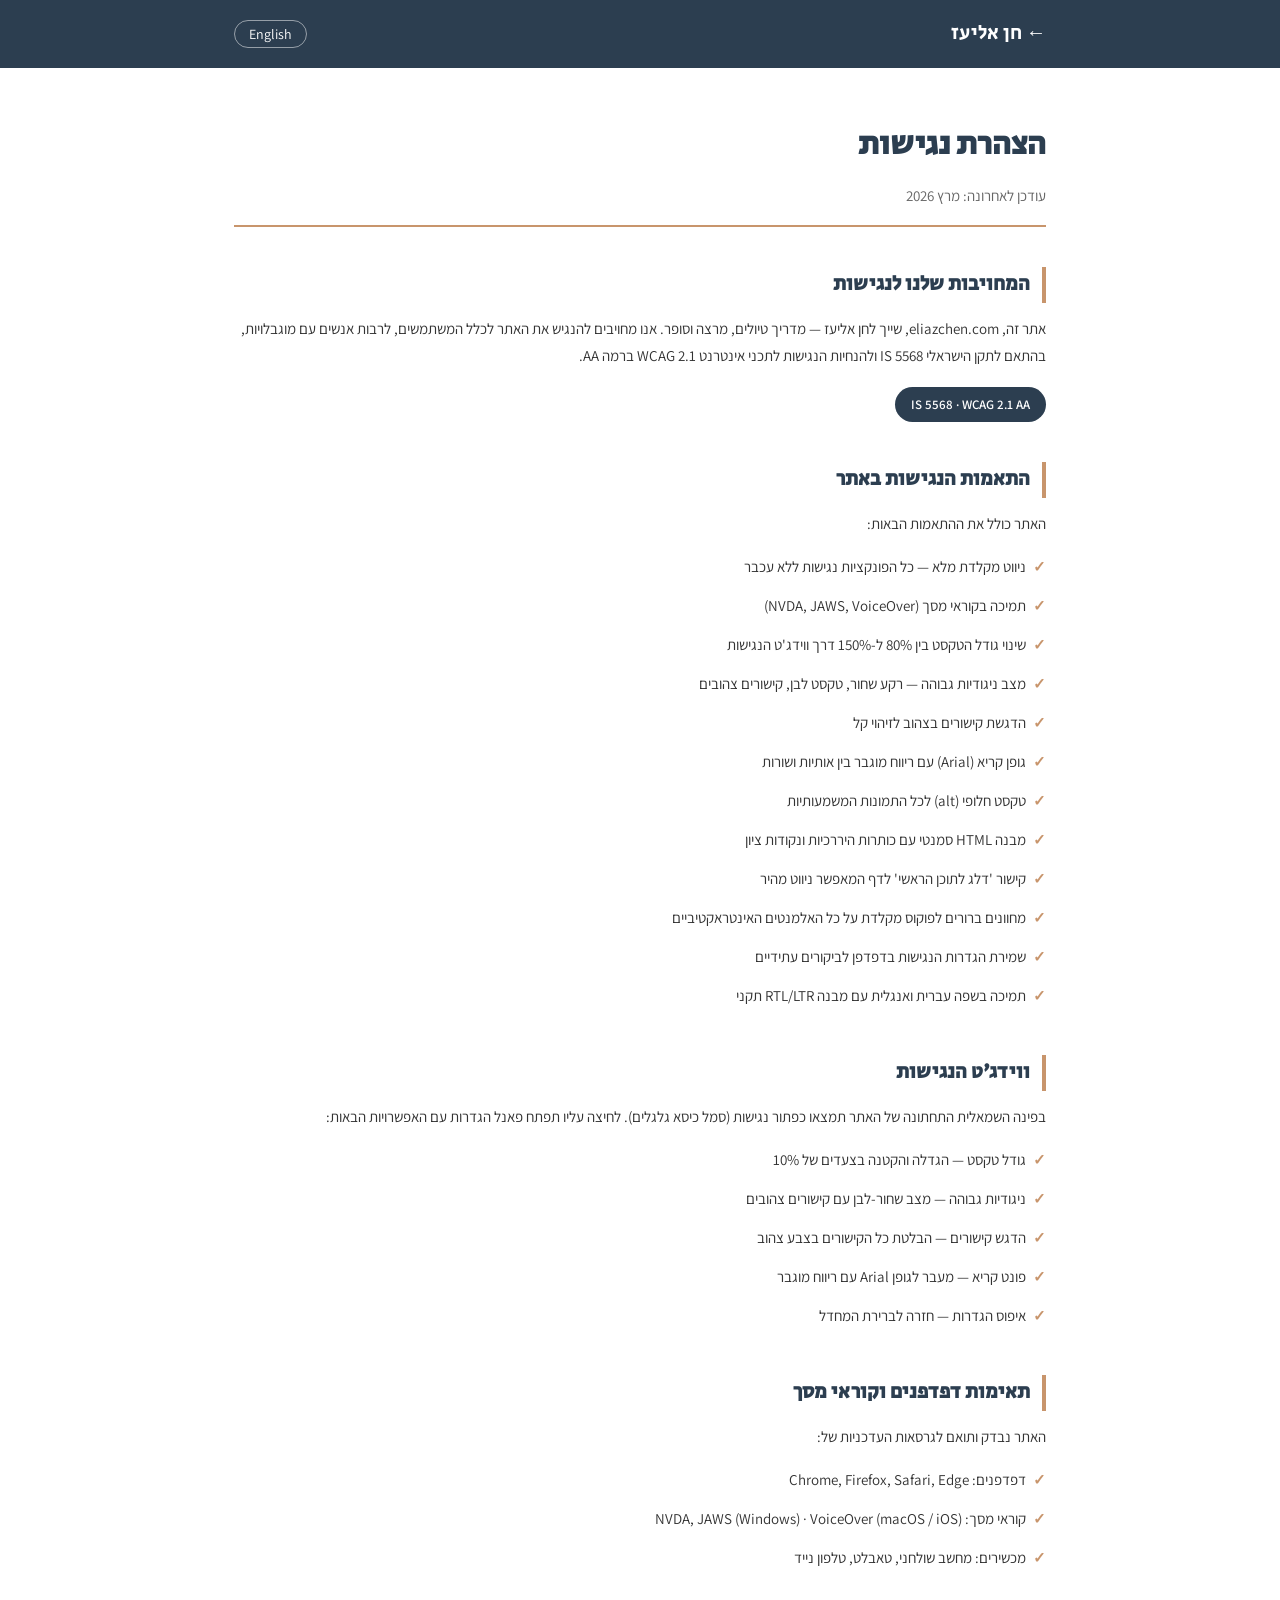
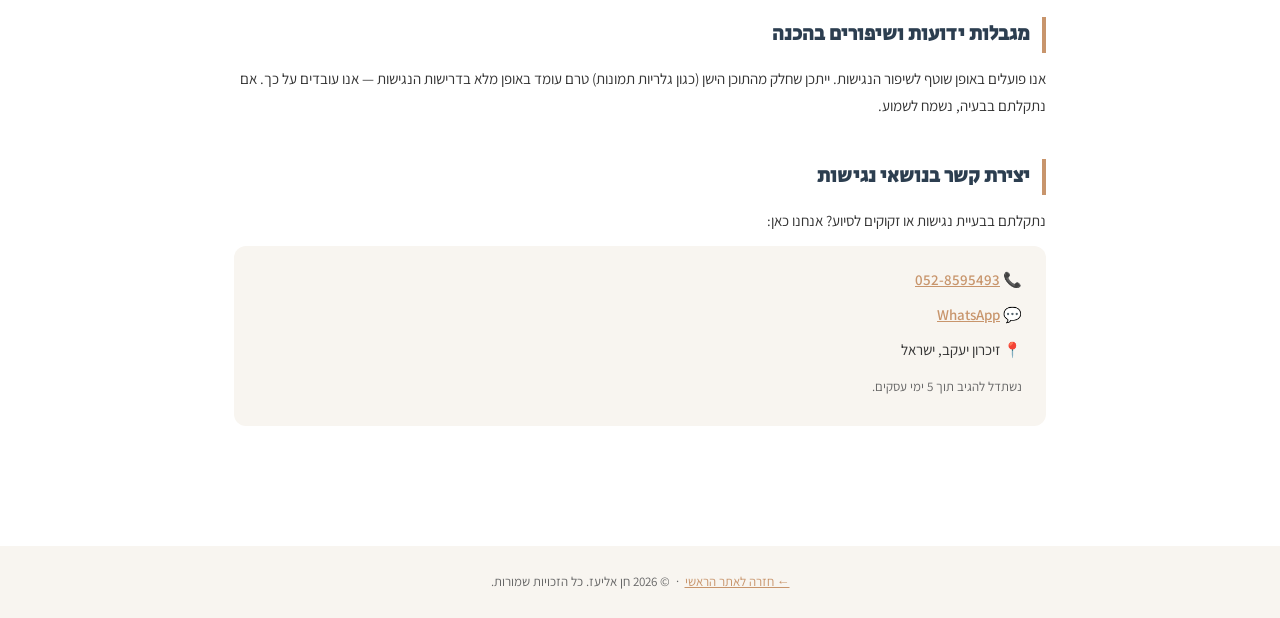
<file: accessibility.html>
<!DOCTYPE html>
<html lang="he" dir="rtl">
<head>
    <meta charset="UTF-8">
    <meta name="viewport" content="width=device-width, initial-scale=1.0">
    <title>הצהרת נגישות | חן אליעז</title>
    <meta name="description" content="הצהרת נגישות אתר חן אליעז — מדריך טיולים. עמידה בתקן IS 5568 / WCAG 2.1 AA">
    <link rel="preconnect" href="https://fonts.googleapis.com">
    <link rel="preconnect" href="https://fonts.gstatic.com" crossorigin>
    <link href="https://fonts.googleapis.com/css2?family=Assistant:wght@300;400;600;700&family=Secular+One&display=swap" rel="stylesheet">
    <style>
        :root {
            --primary: #2c3e50;
            --accent: #c8956c;
            --accent-dark: #a87650;
            --light: #f8f5f0;
            --text: #333;
            --text-light: #666;
            --white: #ffffff;
        }
        * { margin: 0; padding: 0; box-sizing: border-box; }
        body {
            font-family: 'Assistant', 'Segoe UI', sans-serif;
            color: var(--text);
            line-height: 1.8;
            background: var(--white);
        }
        /* Focus */
        *:focus { outline: none; }
        *:focus-visible { outline: 3px solid var(--accent); outline-offset: 2px; }

        /* Header / Nav */
        .site-header {
            background: var(--primary);
            color: #fff;
            padding: 16px 0;
            position: sticky;
            top: 0;
            z-index: 100;
        }
        .header-inner {
            max-width: 860px;
            margin: 0 auto;
            padding: 0 24px;
            display: flex;
            align-items: center;
            justify-content: space-between;
        }
        .site-header a {
            color: #fff;
            text-decoration: none;
            font-family: 'Secular One', sans-serif;
            font-size: 20px;
        }
        .site-header a:hover { color: var(--accent); }
        .lang-btn {
            background: none;
            border: 1px solid rgba(255,255,255,0.5);
            color: #fff;
            border-radius: 20px;
            padding: 4px 14px;
            font-size: 14px;
            font-family: 'Assistant', sans-serif;
            cursor: pointer;
        }
        .lang-btn:hover { background: rgba(255,255,255,0.15); }

        /* Page content */
        .page-container {
            max-width: 860px;
            margin: 0 auto;
            padding: 48px 24px 80px;
        }
        .page-title {
            font-family: 'Secular One', sans-serif;
            font-size: 2rem;
            color: var(--primary);
            margin-bottom: 8px;
        }
        .page-subtitle {
            color: var(--text-light);
            font-size: 15px;
            margin-bottom: 40px;
            border-bottom: 2px solid var(--accent);
            padding-bottom: 16px;
        }

        /* Sections */
        .a11y-section {
            margin-bottom: 40px;
        }
        .a11y-section h2 {
            font-family: 'Secular One', sans-serif;
            font-size: 1.25rem;
            color: var(--primary);
            margin-bottom: 12px;
            padding-right: 12px;
            border-right: 4px solid var(--accent);
        }
        .a11y-section p {
            margin-bottom: 10px;
            font-size: 15px;
        }
        .a11y-section ul {
            list-style: none;
            padding: 0;
        }
        .a11y-section ul li {
            font-size: 15px;
            padding: 6px 0 6px 0;
            padding-right: 20px;
            position: relative;
        }
        .a11y-section ul li::before {
            content: "✓";
            color: var(--accent);
            position: absolute;
            right: 0;
            font-weight: 700;
        }

        /* Contact box */
        .contact-box {
            background: var(--light);
            border-radius: 12px;
            padding: 20px 24px;
            margin-top: 12px;
        }
        .contact-box p { margin-bottom: 8px; font-size: 15px; }
        .contact-box a { color: var(--accent); font-weight: 600; }

        /* Badge */
        .wcag-badge {
            display: inline-block;
            background: var(--primary);
            color: #fff;
            padding: 6px 16px;
            border-radius: 20px;
            font-size: 13px;
            font-weight: 600;
            margin-top: 8px;
        }

        /* Footer */
        .page-footer {
            text-align: center;
            padding: 24px;
            background: var(--light);
            color: var(--text-light);
            font-size: 13px;
        }
        .page-footer a { color: var(--accent); text-decoration: underline; }

        /* LTR (English) overrides */
        html[dir="ltr"] .a11y-section h2 {
            padding-right: 0;
            border-right: none;
            padding-left: 12px;
            border-left: 4px solid var(--accent);
        }
        html[dir="ltr"] .a11y-section ul li {
            padding-right: 0;
            padding-left: 20px;
        }
        html[dir="ltr"] .a11y-section ul li::before {
            right: auto;
            left: 0;
        }
    </style>
</head>
<body>

    <!-- Header -->
    <header class="site-header">
        <div class="header-inner">
            <a href="index.html" data-he="← חן אליעז" data-en="← Chen Eliaz">← חן אליעז</a>
            <button class="lang-btn" id="langToggle" onclick="toggleLanguage()">English</button>
        </div>
    </header>

    <!-- Main content -->
    <main class="page-container" id="main-content">

        <h1 class="page-title" data-he="הצהרת נגישות" data-en="Accessibility Statement">הצהרת נגישות</h1>
        <p class="page-subtitle">
            <span data-he="עודכן לאחרונה: מרץ 2026" data-en="Last updated: March 2026">עודכן לאחרונה: מרץ 2026</span>
        </p>

        <!-- Commitment -->
        <section class="a11y-section">
            <h2 data-he="המחויבות שלנו לנגישות" data-en="Our Commitment to Accessibility">המחויבות שלנו לנגישות</h2>
            <p data-he="אתר זה, eliazchen.com, שייך לחן אליעז — מדריך טיולים, מרצה וסופר. אנו מחויבים להנגיש את האתר לכלל המשתמשים, לרבות אנשים עם מוגבלויות, בהתאם לתקן הישראלי IS 5568 ולהנחיות הנגישות לתכני אינטרנט WCAG 2.1 ברמה AA."
               data-en="This website, eliazchen.com, belongs to Chen Eliaz — travel guide, lecturer and author. We are committed to making this site accessible to all users, including people with disabilities, in accordance with Israeli Standard IS 5568 and the Web Content Accessibility Guidelines WCAG 2.1 at level AA.">
                אתר זה, eliazchen.com, שייך לחן אליעז — מדריך טיולים, מרצה וסופר. אנו מחויבים להנגיש את האתר לכלל המשתמשים, לרבות אנשים עם מוגבלויות, בהתאם לתקן הישראלי IS 5568 ולהנחיות הנגישות לתכני אינטרנט WCAG 2.1 ברמה AA.
            </p>
            <span class="wcag-badge">IS 5568 · WCAG 2.1 AA</span>
        </section>

        <!-- Adaptations -->
        <section class="a11y-section">
            <h2 data-he="התאמות הנגישות באתר" data-en="Accessibility Adaptations">התאמות הנגישות באתר</h2>
            <p data-he="האתר כולל את ההתאמות הבאות:" data-en="The site includes the following adaptations:">האתר כולל את ההתאמות הבאות:</p>
            <ul>
                <li data-he="ניווט מקלדת מלא — כל הפונקציות נגישות ללא עכבר" data-en="Full keyboard navigation — all functions accessible without a mouse">ניווט מקלדת מלא — כל הפונקציות נגישות ללא עכבר</li>
                <li data-he="תמיכה בקוראי מסך (NVDA, JAWS, VoiceOver)" data-en="Screen reader support (NVDA, JAWS, VoiceOver)">תמיכה בקוראי מסך (NVDA, JAWS, VoiceOver)</li>
                <li data-he="שינוי גודל הטקסט בין 80% ל-150% דרך ווידג'ט הנגישות" data-en="Text size adjustment between 80%–150% via the accessibility widget">שינוי גודל הטקסט בין 80% ל-150% דרך ווידג'ט הנגישות</li>
                <li data-he="מצב ניגודיות גבוהה — רקע שחור, טקסט לבן, קישורים צהובים" data-en="High contrast mode — black background, white text, yellow links">מצב ניגודיות גבוהה — רקע שחור, טקסט לבן, קישורים צהובים</li>
                <li data-he="הדגשת קישורים בצהוב לזיהוי קל" data-en="Link highlighting in yellow for easy identification">הדגשת קישורים בצהוב לזיהוי קל</li>
                <li data-he="גופן קריא (Arial) עם ריווח מוגבר בין אותיות ושורות" data-en="Readable font (Arial) with increased letter and line spacing">גופן קריא (Arial) עם ריווח מוגבר בין אותיות ושורות</li>
                <li data-he="טקסט חלופי (alt) לכל התמונות המשמעותיות" data-en="Alternative text (alt) for all meaningful images">טקסט חלופי (alt) לכל התמונות המשמעותיות</li>
                <li data-he="מבנה HTML סמנטי עם כותרות היררכיות ונקודות ציון" data-en="Semantic HTML structure with hierarchical headings and landmarks">מבנה HTML סמנטי עם כותרות היררכיות ונקודות ציון</li>
                <li data-he="קישור 'דלג לתוכן הראשי' לדף המאפשר ניווט מהיר" data-en="'Skip to main content' link for quick navigation">קישור 'דלג לתוכן הראשי' לדף המאפשר ניווט מהיר</li>
                <li data-he="מחוונים ברורים לפוקוס מקלדת על כל האלמנטים האינטראקטיביים" data-en="Clear keyboard focus indicators on all interactive elements">מחוונים ברורים לפוקוס מקלדת על כל האלמנטים האינטראקטיביים</li>
                <li data-he="שמירת הגדרות הנגישות בדפדפן לביקורים עתידיים" data-en="Accessibility settings saved in the browser for future visits">שמירת הגדרות הנגישות בדפדפן לביקורים עתידיים</li>
                <li data-he="תמיכה בשפה עברית ואנגלית עם מבנה RTL/LTR תקני" data-en="Support for Hebrew and English with standard RTL/LTR structure">תמיכה בשפה עברית ואנגלית עם מבנה RTL/LTR תקני</li>
            </ul>
        </section>

        <!-- Widget -->
        <section class="a11y-section">
            <h2 data-he="ווידג'ט הנגישות" data-en="Accessibility Widget">ווידג'ט הנגישות</h2>
            <p data-he="בפינה השמאלית התחתונה של האתר תמצאו כפתור נגישות (סמל כיסא גלגלים). לחיצה עליו תפתח פאנל הגדרות עם האפשרויות הבאות:" data-en="In the bottom-left corner of the site you will find an accessibility button (wheelchair symbol). Clicking it opens a settings panel with the following options:">בפינה השמאלית התחתונה של האתר תמצאו כפתור נגישות (סמל כיסא גלגלים). לחיצה עליו תפתח פאנל הגדרות עם האפשרויות הבאות:</p>
            <ul>
                <li data-he="גודל טקסט — הגדלה והקטנה בצעדים של 10%" data-en="Text size — increase and decrease in 10% steps">גודל טקסט — הגדלה והקטנה בצעדים של 10%</li>
                <li data-he="ניגודיות גבוהה — מצב שחור-לבן עם קישורים צהובים" data-en="High contrast — black and white mode with yellow links">ניגודיות גבוהה — מצב שחור-לבן עם קישורים צהובים</li>
                <li data-he="הדגש קישורים — הבלטת כל הקישורים בצבע צהוב" data-en="Highlight links — highlight all links in yellow">הדגש קישורים — הבלטת כל הקישורים בצבע צהוב</li>
                <li data-he="פונט קריא — מעבר לגופן Arial עם ריווח מוגבר" data-en="Readable font — switch to Arial with increased spacing">פונט קריא — מעבר לגופן Arial עם ריווח מוגבר</li>
                <li data-he="איפוס הגדרות — חזרה לברירת המחדל" data-en="Reset settings — return to defaults">איפוס הגדרות — חזרה לברירת המחדל</li>
            </ul>
        </section>

        <!-- Browser & Screen Reader Compatibility -->
        <section class="a11y-section">
            <h2 data-he="תאימות דפדפנים וקוראי מסך" data-en="Browser & Screen Reader Compatibility">תאימות דפדפנים וקוראי מסך</h2>
            <p data-he="האתר נבדק ותואם לגרסאות העדכניות של:" data-en="The site has been tested and is compatible with the latest versions of:">האתר נבדק ותואם לגרסאות העדכניות של:</p>
            <ul>
                <li data-he="דפדפנים: Chrome, Firefox, Safari, Edge" data-en="Browsers: Chrome, Firefox, Safari, Edge">דפדפנים: Chrome, Firefox, Safari, Edge</li>
                <li data-he="קוראי מסך: NVDA, JAWS (Windows) · VoiceOver (macOS / iOS)" data-en="Screen readers: NVDA, JAWS (Windows) · VoiceOver (macOS / iOS)">קוראי מסך: NVDA, JAWS (Windows) · VoiceOver (macOS / iOS)</li>
                <li data-he="מכשירים: מחשב שולחני, טאבלט, טלפון נייד" data-en="Devices: desktop computer, tablet, mobile phone">מכשירים: מחשב שולחני, טאבלט, טלפון נייד</li>
            </ul>
        </section>

        <!-- Known limitations -->
        <section class="a11y-section">
            <h2 data-he="מגבלות ידועות ושיפורים בהכנה" data-en="Known Limitations & Ongoing Improvements">מגבלות ידועות ושיפורים בהכנה</h2>
            <p data-he="אנו פועלים באופן שוטף לשיפור הנגישות. ייתכן שחלק מהתוכן הישן (כגון גלריות תמונות) טרם עומד באופן מלא בדרישות הנגישות — אנו עובדים על כך. אם נתקלתם בבעיה, נשמח לשמוע."
               data-en="We continuously work to improve accessibility. Some older content (such as image galleries) may not yet fully comply with accessibility requirements — we are working on this. If you encounter an issue, we would be glad to hear from you.">
                אנו פועלים באופן שוטף לשיפור הנגישות. ייתכן שחלק מהתוכן הישן (כגון גלריות תמונות) טרם עומד באופן מלא בדרישות הנגישות — אנו עובדים על כך. אם נתקלתם בבעיה, נשמח לשמוע.
            </p>
        </section>

        <!-- Contact -->
        <section class="a11y-section">
            <h2 data-he="יצירת קשר בנושאי נגישות" data-en="Accessibility Contact">יצירת קשר בנושאי נגישות</h2>
            <p data-he="נתקלתם בבעיית נגישות או זקוקים לסיוע? אנחנו כאן:" data-en="Encountered an accessibility issue or need assistance? We are here:">נתקלתם בבעיית נגישות או זקוקים לסיוע? אנחנו כאן:</p>
            <div class="contact-box">
                <p>📞 <a href="tel:+972528595493">052-8595493</a></p>
                <p>💬 <a href="https://wa.me/972528595493" target="_blank" rel="noopener">WhatsApp</a></p>
                <p data-he="📍 זיכרון יעקב, ישראל" data-en="📍 Zichron Ya'akov, Israel">📍 זיכרון יעקב, ישראל</p>
                <p style="margin-top:12px; font-size:13px; color:var(--text-light);"
                   data-he="נשתדל להגיב תוך 5 ימי עסקים."
                   data-en="We aim to respond within 5 business days.">נשתדל להגיב תוך 5 ימי עסקים.</p>
            </div>
        </section>

    </main>

    <footer class="page-footer">
        <p>
            <a href="index.html" data-he="← חזרה לאתר הראשי" data-en="← Back to main site">← חזרה לאתר הראשי</a>
            &nbsp;·&nbsp;
            <span data-he="© 2026 חן אליעז. כל הזכויות שמורות." data-en="© 2026 Chen Eliaz. All rights reserved.">© 2026 חן אליעז. כל הזכויות שמורות.</span>
        </p>
    </footer>

    <script>
        let currentLang = 'he';

        function toggleLanguage() {
            currentLang = currentLang === 'he' ? 'en' : 'he';
            const html = document.documentElement;
            if (currentLang === 'en') {
                html.setAttribute('lang', 'en');
                html.setAttribute('dir', 'ltr');
                document.getElementById('langToggle').textContent = 'עברית';
                document.title = 'Accessibility Statement | Chen Eliaz';
            } else {
                html.setAttribute('lang', 'he');
                html.setAttribute('dir', 'rtl');
                document.getElementById('langToggle').textContent = 'English';
                document.title = 'הצהרת נגישות | חן אליעז';
            }
            document.querySelectorAll('[data-he][data-en]').forEach(el => {
                el.innerHTML = el.getAttribute('data-' + currentLang);
            });
        }
    </script>

</body>
</html>
</file>
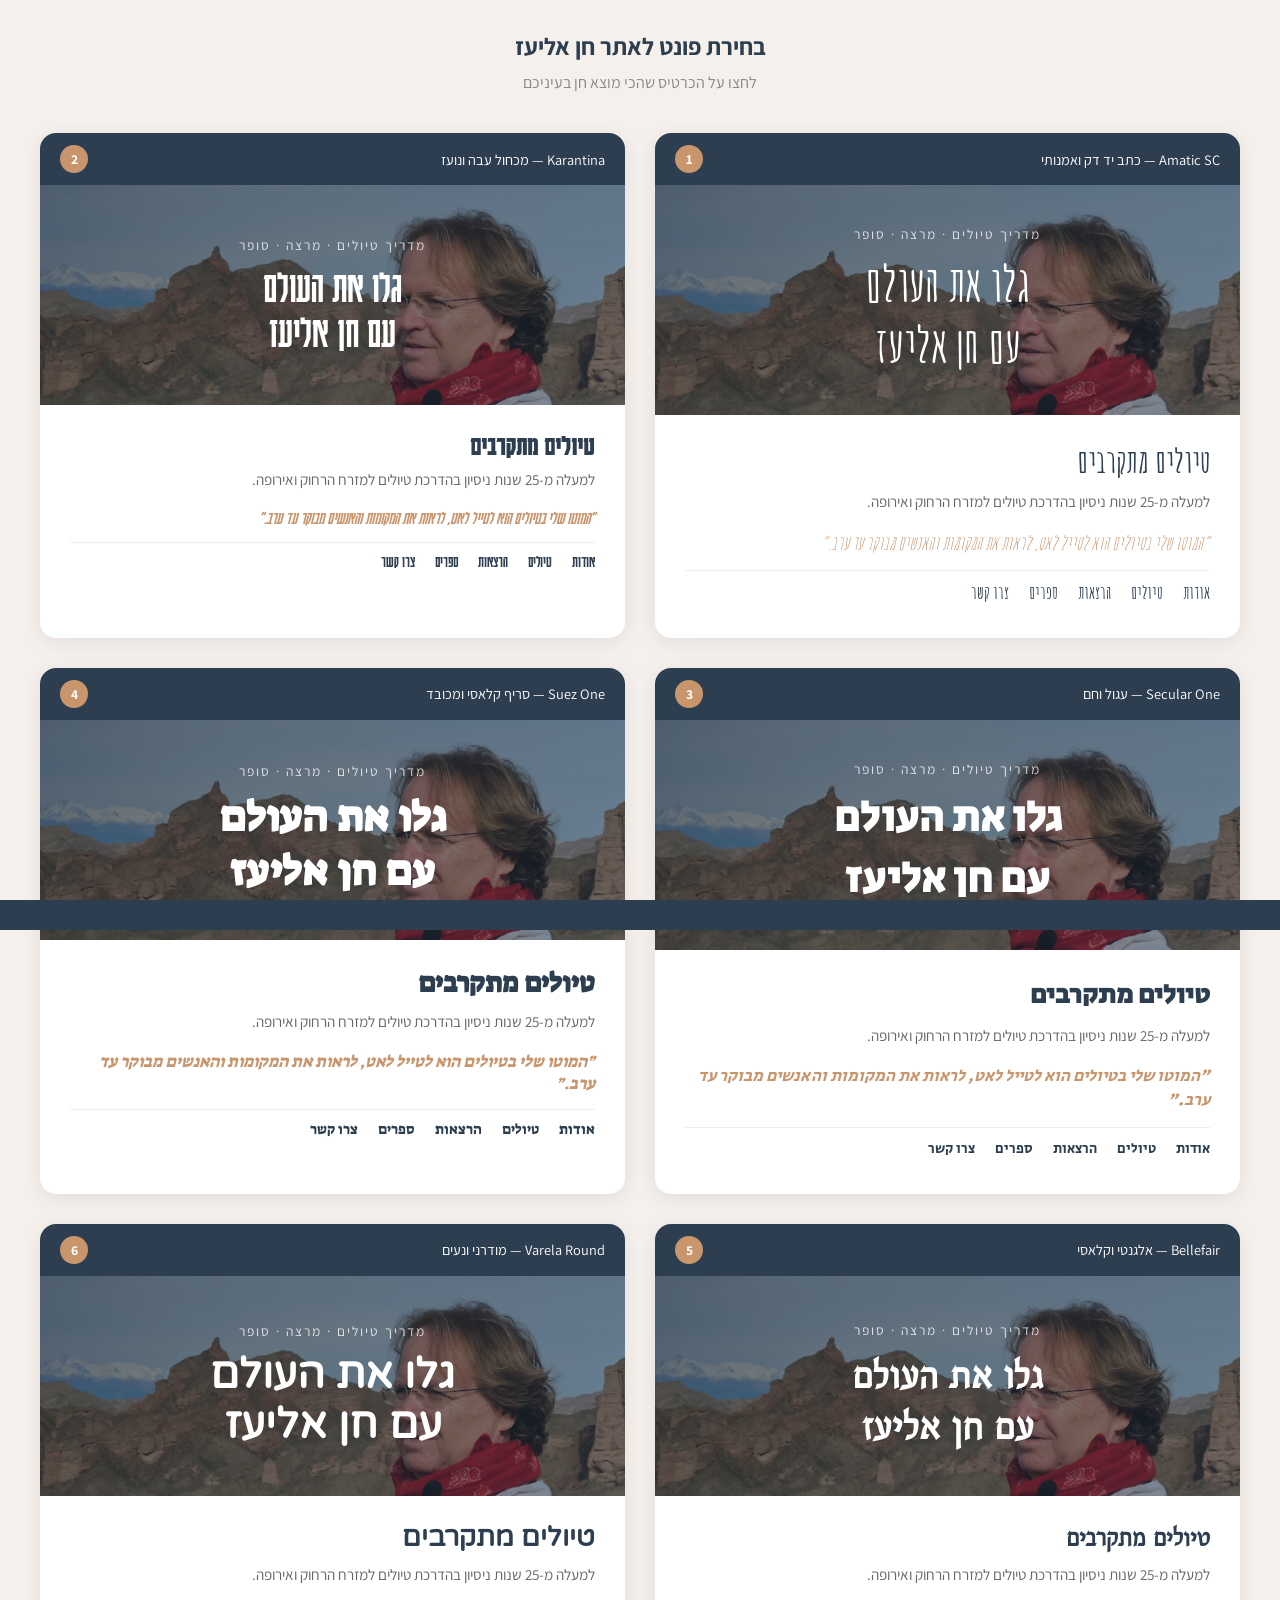
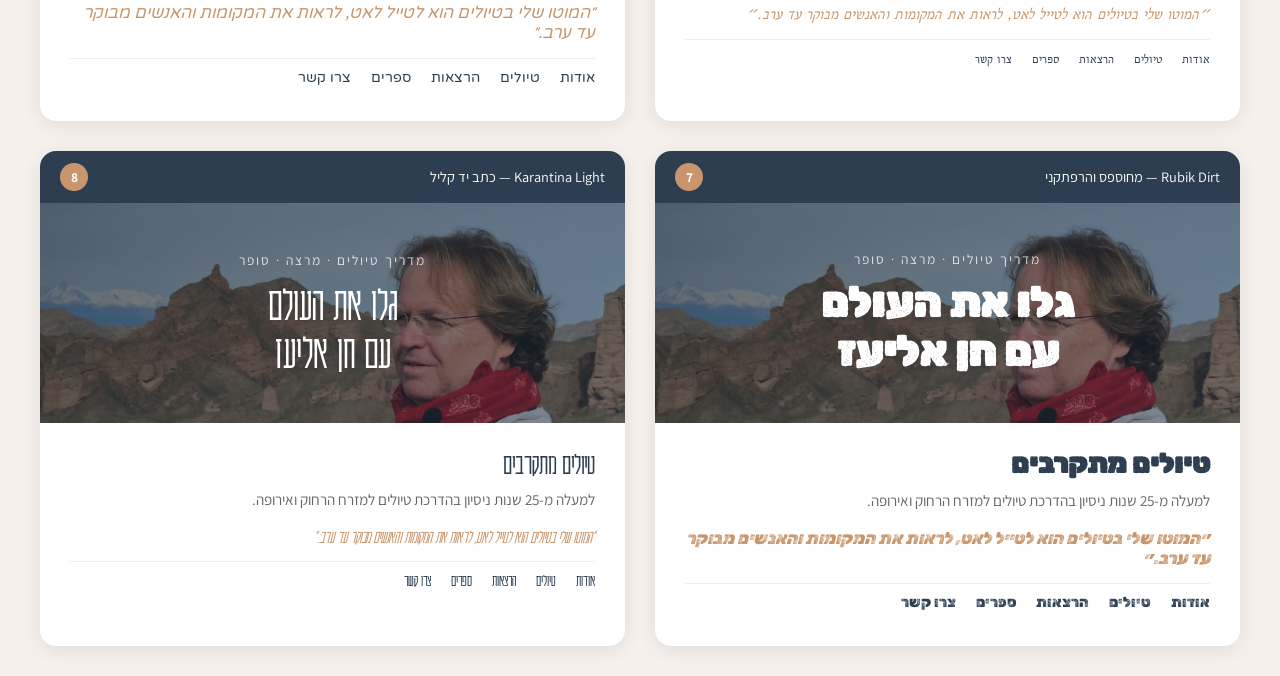
<file: font-preview.html>
<!DOCTYPE html>
<html lang="he" dir="rtl">
<head>
    <meta charset="UTF-8">
    <meta name="viewport" content="width=device-width, initial-scale=1.0">
    <title>בחירת פונט - חן אליעז</title>
    <link rel="preconnect" href="https://fonts.googleapis.com">
    <link rel="preconnect" href="https://fonts.gstatic.com" crossorigin>
    <link href="https://fonts.googleapis.com/css2?family=Amatic+SC:wght@400;700&family=Karantina:wght@300;400;700&family=Secular+One&family=Suez+One&family=Bellefair&family=Varela+Round&family=Assistant:wght@300;400;600;700&family=Rubik+Dirt&family=Handlee&display=swap" rel="stylesheet">
    <style>
        * { margin: 0; padding: 0; box-sizing: border-box; }
        body {
            font-family: 'Assistant', sans-serif;
            background: #f5f0eb;
            color: #333;
            padding: 30px;
        }
        h1 {
            text-align: center;
            font-family: 'Assistant', sans-serif;
            font-size: 1.5rem;
            margin-bottom: 10px;
            color: #2c3e50;
        }
        .subtitle {
            text-align: center;
            color: #888;
            margin-bottom: 40px;
            font-size: 1rem;
        }
        .grid {
            display: grid;
            grid-template-columns: repeat(2, 1fr);
            gap: 30px;
            max-width: 1200px;
            margin: 0 auto;
        }
        .font-card {
            background: #fff;
            border-radius: 16px;
            overflow: hidden;
            box-shadow: 0 4px 20px rgba(0,0,0,0.08);
            transition: transform 0.3s, box-shadow 0.3s;
            cursor: pointer;
            position: relative;
        }
        .font-card:hover {
            transform: translateY(-4px);
            box-shadow: 0 8px 30px rgba(0,0,0,0.15);
        }
        .font-card.selected {
            outline: 4px solid #c8956c;
        }
        .font-card.selected::after {
            content: '✓ נבחר';
            position: absolute;
            top: 15px;
            left: 15px;
            background: #c8956c;
            color: white;
            padding: 4px 14px;
            border-radius: 20px;
            font-size: 0.85rem;
            font-weight: 600;
            font-family: 'Assistant', sans-serif;
        }
        .card-label {
            background: #2c3e50;
            color: white;
            padding: 12px 20px;
            font-family: 'Assistant', sans-serif;
            font-size: 0.9rem;
            display: flex;
            justify-content: space-between;
            align-items: center;
        }
        .card-label .number {
            background: #c8956c;
            width: 28px;
            height: 28px;
            border-radius: 50%;
            display: flex;
            align-items: center;
            justify-content: center;
            font-weight: 700;
            font-size: 0.85rem;
        }
        .card-hero {
            background: linear-gradient(135deg, rgba(20,30,40,0.55), rgba(44,62,80,0.45)),
                        url('images/hero.jpg') center/cover no-repeat;
            padding: 40px 30px;
            color: white;
            text-align: center;
            min-height: 220px;
            display: flex;
            flex-direction: column;
            justify-content: center;
        }
        .card-hero .pre-title {
            font-size: 0.85rem;
            letter-spacing: 2px;
            opacity: 0.8;
            margin-bottom: 10px;
            font-family: 'Assistant', sans-serif;
        }
        .card-content {
            padding: 25px 30px;
        }
        .card-content .section-title {
            color: #2c3e50;
            margin-bottom: 8px;
        }
        .card-content .body-text {
            color: #666;
            font-family: 'Assistant', sans-serif;
            font-size: 0.95rem;
            line-height: 1.7;
            margin-bottom: 15px;
        }
        .card-content .quote {
            font-style: italic;
            color: #c8956c;
            margin-bottom: 15px;
        }
        .card-content .nav-demo {
            display: flex;
            gap: 20px;
            padding: 10px 0;
            border-top: 1px solid #eee;
            margin-top: 10px;
        }
        .card-content .nav-demo span {
            font-size: 0.9rem;
            color: #2c3e50;
        }

        /* Font-specific styles */
        .font-1 .card-hero h2,
        .font-1 .card-content .section-title,
        .font-1 .card-content .quote,
        .font-1 .card-content .nav-demo span {
            font-family: 'Amatic SC', cursive;
        }
        .font-1 .card-hero h2 { font-size: 3rem; font-weight: 700; }
        .font-1 .section-title { font-size: 2rem; font-weight: 700; }
        .font-1 .quote { font-size: 1.2rem; }
        .font-1 .nav-demo span { font-size: 1.1rem; font-weight: 700; }

        .font-2 .card-hero h2,
        .font-2 .card-content .section-title,
        .font-2 .card-content .quote,
        .font-2 .card-content .nav-demo span {
            font-family: 'Karantina', cursive;
        }
        .font-2 .card-hero h2 { font-size: 2.8rem; font-weight: 400; }
        .font-2 .section-title { font-size: 1.8rem; }
        .font-2 .quote { font-size: 1.15rem; }
        .font-2 .nav-demo span { font-size: 1.05rem; }

        .font-3 .card-hero h2,
        .font-3 .card-content .section-title,
        .font-3 .card-content .quote,
        .font-3 .card-content .nav-demo span {
            font-family: 'Secular One', sans-serif;
        }
        .font-3 .card-hero h2 { font-size: 2.6rem; }
        .font-3 .section-title { font-size: 1.7rem; }
        .font-3 .quote { font-size: 1.05rem; }

        .font-4 .card-hero h2,
        .font-4 .card-content .section-title,
        .font-4 .card-content .quote,
        .font-4 .card-content .nav-demo span {
            font-family: 'Suez One', serif;
        }
        .font-4 .card-hero h2 { font-size: 2.6rem; }
        .font-4 .section-title { font-size: 1.7rem; }
        .font-4 .quote { font-size: 1.05rem; }

        .font-5 .card-hero h2,
        .font-5 .card-content .section-title,
        .font-5 .card-content .quote,
        .font-5 .card-content .nav-demo span {
            font-family: 'Bellefair', serif;
        }
        .font-5 .card-hero h2 { font-size: 2.8rem; }
        .font-5 .section-title { font-size: 1.8rem; }
        .font-5 .quote { font-size: 1.1rem; }

        .font-6 .card-hero h2,
        .font-6 .card-content .section-title,
        .font-6 .card-content .quote,
        .font-6 .card-content .nav-demo span {
            font-family: 'Varela Round', sans-serif;
        }
        .font-6 .card-hero h2 { font-size: 2.6rem; }
        .font-6 .section-title { font-size: 1.7rem; }
        .font-6 .quote { font-size: 1.05rem; }

        .font-7 .card-hero h2,
        .font-7 .card-content .section-title,
        .font-7 .card-content .quote,
        .font-7 .card-content .nav-demo span {
            font-family: 'Rubik Dirt', cursive;
        }
        .font-7 .card-hero h2 { font-size: 2.6rem; }
        .font-7 .section-title { font-size: 1.7rem; }
        .font-7 .quote { font-size: 1.05rem; }

        .font-8 .card-hero h2,
        .font-8 .card-content .section-title,
        .font-8 .card-content .quote,
        .font-8 .card-content .nav-demo span {
            font-family: 'Karantina', cursive;
            font-weight: 300;
        }
        .font-8 .card-hero h2 { font-size: 3rem; font-weight: 300; }
        .font-8 .section-title { font-size: 1.9rem; font-weight: 300; }
        .font-8 .quote { font-size: 1.15rem; font-weight: 300; }
        .font-8 .nav-demo span { font-size: 1.05rem; font-weight: 300; }

        @media (max-width: 768px) {
            .grid { grid-template-columns: 1fr; }
            body { padding: 15px; }
        }
    </style>
</head>
<body>
    <h1>בחירת פונט לאתר חן אליעז</h1>
    <p class="subtitle">לחצו על הכרטיס שהכי מוצא חן בעיניכם</p>

    <div class="grid">

        <!-- 1. Amatic SC -->
        <div class="font-card font-1" onclick="select(this, 'Amatic SC')">
            <div class="card-label"><span>Amatic SC — כתב יד דק ואמנותי</span><span class="number">1</span></div>
            <div class="card-hero">
                <div class="pre-title">מדריך טיולים · מרצה · סופר</div>
                <h2>גלו את העולם<br>עם חן אליעז</h2>
            </div>
            <div class="card-content">
                <h3 class="section-title">טיולים מתקרבים</h3>
                <p class="body-text">למעלה מ-25 שנות ניסיון בהדרכת טיולים למזרח הרחוק ואירופה.</p>
                <p class="quote">״המוטו שלי בטיולים הוא לטייל לאט, לראות את המקומות והאנשים מבוקר עד ערב.״</p>
                <div class="nav-demo">
                    <span>אודות</span><span>טיולים</span><span>הרצאות</span><span>ספרים</span><span>צרו קשר</span>
                </div>
            </div>
        </div>

        <!-- 2. Karantina -->
        <div class="font-card font-2" onclick="select(this, 'Karantina')">
            <div class="card-label"><span>Karantina — מכחול עבה ונועז</span><span class="number">2</span></div>
            <div class="card-hero">
                <div class="pre-title">מדריך טיולים · מרצה · סופר</div>
                <h2>גלו את העולם<br>עם חן אליעז</h2>
            </div>
            <div class="card-content">
                <h3 class="section-title">טיולים מתקרבים</h3>
                <p class="body-text">למעלה מ-25 שנות ניסיון בהדרכת טיולים למזרח הרחוק ואירופה.</p>
                <p class="quote">״המוטו שלי בטיולים הוא לטייל לאט, לראות את המקומות והאנשים מבוקר עד ערב.״</p>
                <div class="nav-demo">
                    <span>אודות</span><span>טיולים</span><span>הרצאות</span><span>ספרים</span><span>צרו קשר</span>
                </div>
            </div>
        </div>

        <!-- 3. Secular One -->
        <div class="font-card font-3" onclick="select(this, 'Secular One')">
            <div class="card-label"><span>Secular One — עגול וחם</span><span class="number">3</span></div>
            <div class="card-hero">
                <div class="pre-title">מדריך טיולים · מרצה · סופר</div>
                <h2>גלו את העולם<br>עם חן אליעז</h2>
            </div>
            <div class="card-content">
                <h3 class="section-title">טיולים מתקרבים</h3>
                <p class="body-text">למעלה מ-25 שנות ניסיון בהדרכת טיולים למזרח הרחוק ואירופה.</p>
                <p class="quote">״המוטו שלי בטיולים הוא לטייל לאט, לראות את המקומות והאנשים מבוקר עד ערב.״</p>
                <div class="nav-demo">
                    <span>אודות</span><span>טיולים</span><span>הרצאות</span><span>ספרים</span><span>צרו קשר</span>
                </div>
            </div>
        </div>

        <!-- 4. Suez One -->
        <div class="font-card font-4" onclick="select(this, 'Suez One')">
            <div class="card-label"><span>Suez One — סריף קלאסי ומכובד</span><span class="number">4</span></div>
            <div class="card-hero">
                <div class="pre-title">מדריך טיולים · מרצה · סופר</div>
                <h2>גלו את העולם<br>עם חן אליעז</h2>
            </div>
            <div class="card-content">
                <h3 class="section-title">טיולים מתקרבים</h3>
                <p class="body-text">למעלה מ-25 שנות ניסיון בהדרכת טיולים למזרח הרחוק ואירופה.</p>
                <p class="quote">״המוטו שלי בטיולים הוא לטייל לאט, לראות את המקומות והאנשים מבוקר עד ערב.״</p>
                <div class="nav-demo">
                    <span>אודות</span><span>טיולים</span><span>הרצאות</span><span>ספרים</span><span>צרו קשר</span>
                </div>
            </div>
        </div>

        <!-- 5. Bellefair -->
        <div class="font-card font-5" onclick="select(this, 'Bellefair')">
            <div class="card-label"><span>Bellefair — אלגנטי וקלאסי</span><span class="number">5</span></div>
            <div class="card-hero">
                <div class="pre-title">מדריך טיולים · מרצה · סופר</div>
                <h2>גלו את העולם<br>עם חן אליעז</h2>
            </div>
            <div class="card-content">
                <h3 class="section-title">טיולים מתקרבים</h3>
                <p class="body-text">למעלה מ-25 שנות ניסיון בהדרכת טיולים למזרח הרחוק ואירופה.</p>
                <p class="quote">״המוטו שלי בטיולים הוא לטייל לאט, לראות את המקומות והאנשים מבוקר עד ערב.״</p>
                <div class="nav-demo">
                    <span>אודות</span><span>טיולים</span><span>הרצאות</span><span>ספרים</span><span>צרו קשר</span>
                </div>
            </div>
        </div>

        <!-- 6. Varela Round -->
        <div class="font-card font-6" onclick="select(this, 'Varela Round')">
            <div class="card-label"><span>Varela Round — מודרני ונעים</span><span class="number">6</span></div>
            <div class="card-hero">
                <div class="pre-title">מדריך טיולים · מרצה · סופר</div>
                <h2>גלו את העולם<br>עם חן אליעז</h2>
            </div>
            <div class="card-content">
                <h3 class="section-title">טיולים מתקרבים</h3>
                <p class="body-text">למעלה מ-25 שנות ניסיון בהדרכת טיולים למזרח הרחוק ואירופה.</p>
                <p class="quote">״המוטו שלי בטיולים הוא לטייל לאט, לראות את המקומות והאנשים מבוקר עד ערב.״</p>
                <div class="nav-demo">
                    <span>אודות</span><span>טיולים</span><span>הרצאות</span><span>ספרים</span><span>צרו קשר</span>
                </div>
            </div>
        </div>

        <!-- 7. Rubik Dirt -->
        <div class="font-card font-7" onclick="select(this, 'Rubik Dirt')">
            <div class="card-label"><span>Rubik Dirt — מחוספס והרפתקני</span><span class="number">7</span></div>
            <div class="card-hero">
                <div class="pre-title">מדריך טיולים · מרצה · סופר</div>
                <h2>גלו את העולם<br>עם חן אליעז</h2>
            </div>
            <div class="card-content">
                <h3 class="section-title">טיולים מתקרבים</h3>
                <p class="body-text">למעלה מ-25 שנות ניסיון בהדרכת טיולים למזרח הרחוק ואירופה.</p>
                <p class="quote">״המוטו שלי בטיולים הוא לטייל לאט, לראות את המקומות והאנשים מבוקר עד ערב.״</p>
                <div class="nav-demo">
                    <span>אודות</span><span>טיולים</span><span>הרצאות</span><span>ספרים</span><span>צרו קשר</span>
                </div>
            </div>
        </div>

        <!-- 8. Karantina Light -->
        <div class="font-card font-8" onclick="select(this, 'Karantina Light')">
            <div class="card-label"><span>Karantina Light — כתב יד קליל</span><span class="number">8</span></div>
            <div class="card-hero">
                <div class="pre-title">מדריך טיולים · מרצה · סופר</div>
                <h2>גלו את העולם<br>עם חן אליעז</h2>
            </div>
            <div class="card-content">
                <h3 class="section-title">טיולים מתקרבים</h3>
                <p class="body-text">למעלה מ-25 שנות ניסיון בהדרכת טיולים למזרח הרחוק ואירופה.</p>
                <p class="quote">״המוטו שלי בטיולים הוא לטייל לאט, לראות את המקומות והאנשים מבוקר עד ערב.״</p>
                <div class="nav-demo">
                    <span>אודות</span><span>טיולים</span><span>הרצאות</span><span>ספרים</span><span>צרו קשר</span>
                </div>
            </div>
        </div>

    </div>

    <div id="selection" style="position: fixed; bottom: 0; left: 0; right: 0; background: #2c3e50; color: white; padding: 15px 30px; text-align: center; font-size: 1.1rem; transform: translateY(100%); transition: transform 0.3s ease; z-index: 100;">
        <span id="selectionText"></span>
    </div>

    <script>
        function select(card, fontName) {
            document.querySelectorAll('.font-card').forEach(c => c.classList.remove('selected'));
            card.classList.add('selected');
            const bar = document.getElementById('selection');
            document.getElementById('selectionText').textContent = `נבחר: ${fontName} — ספרו לי את המספר ואעדכן את האתר`;
            bar.style.transform = 'translateY(0)';
        }
    </script>
</body>
</html>
</file>
